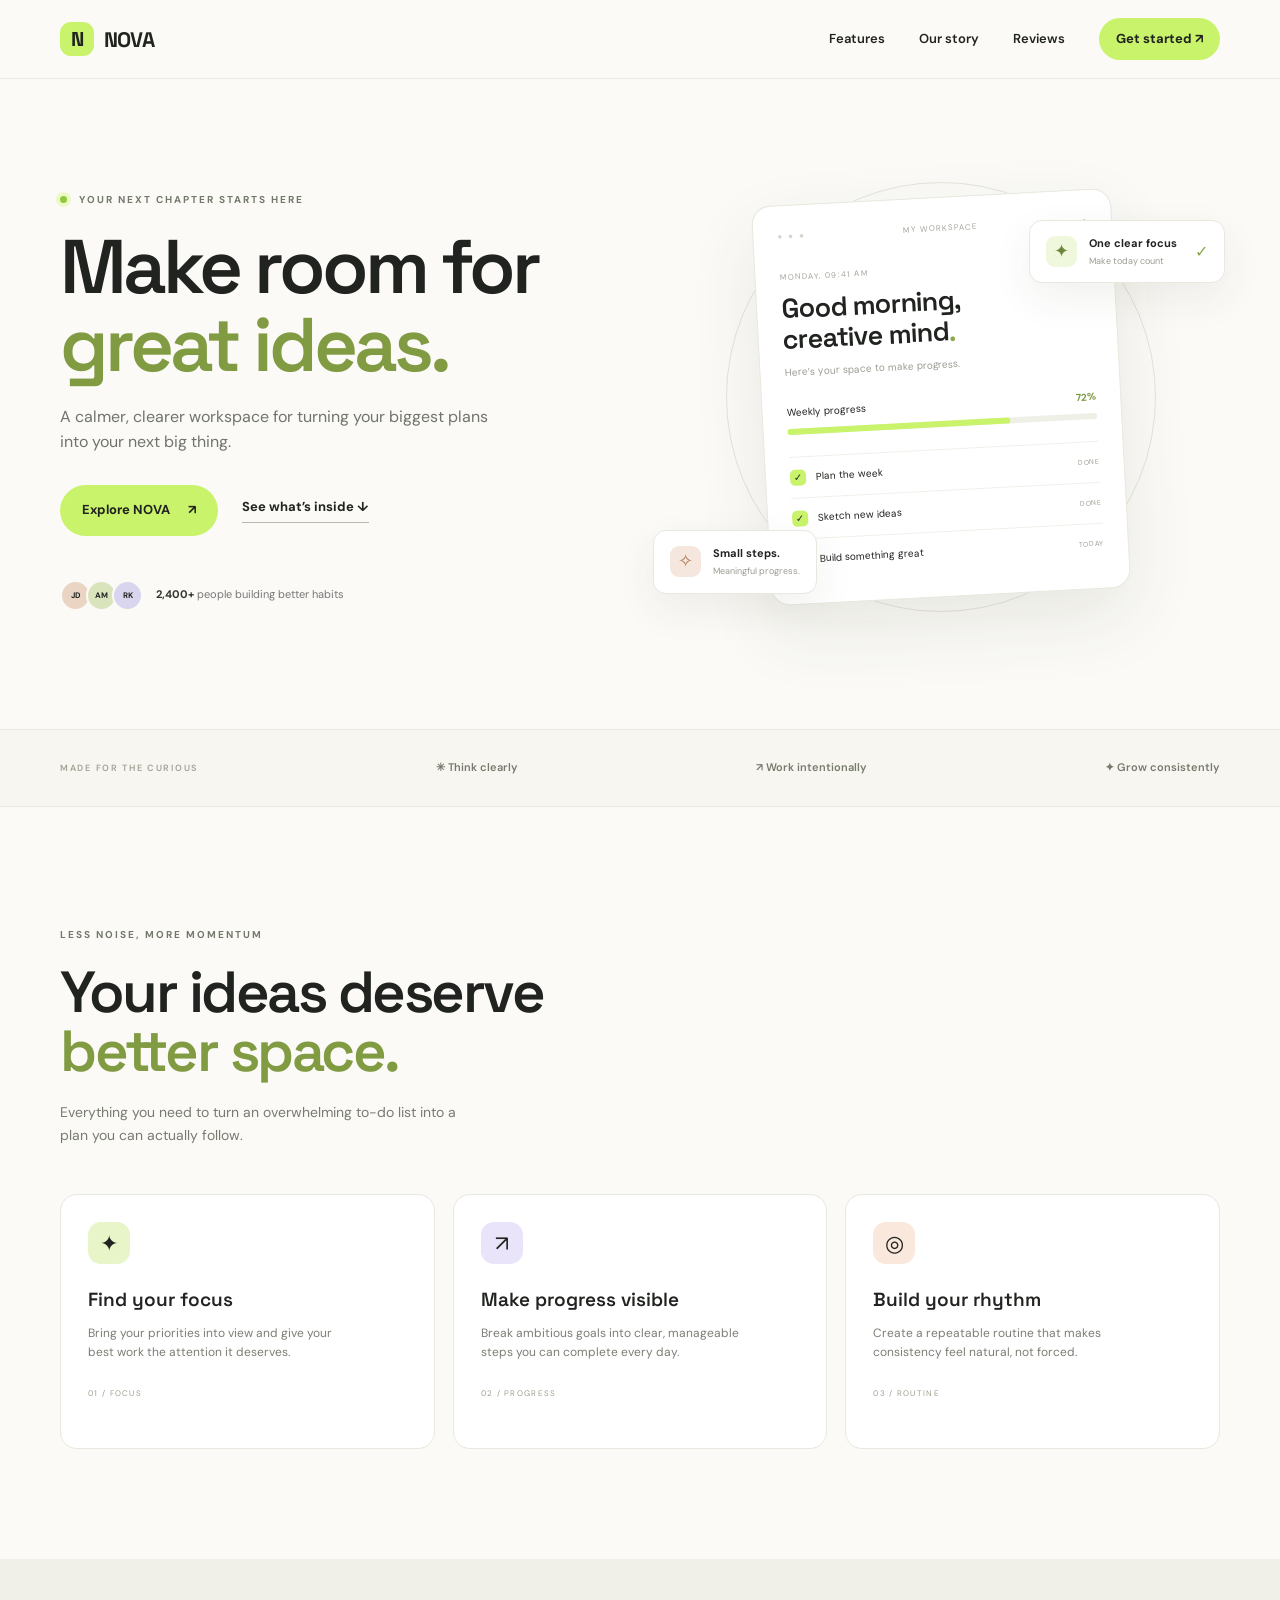
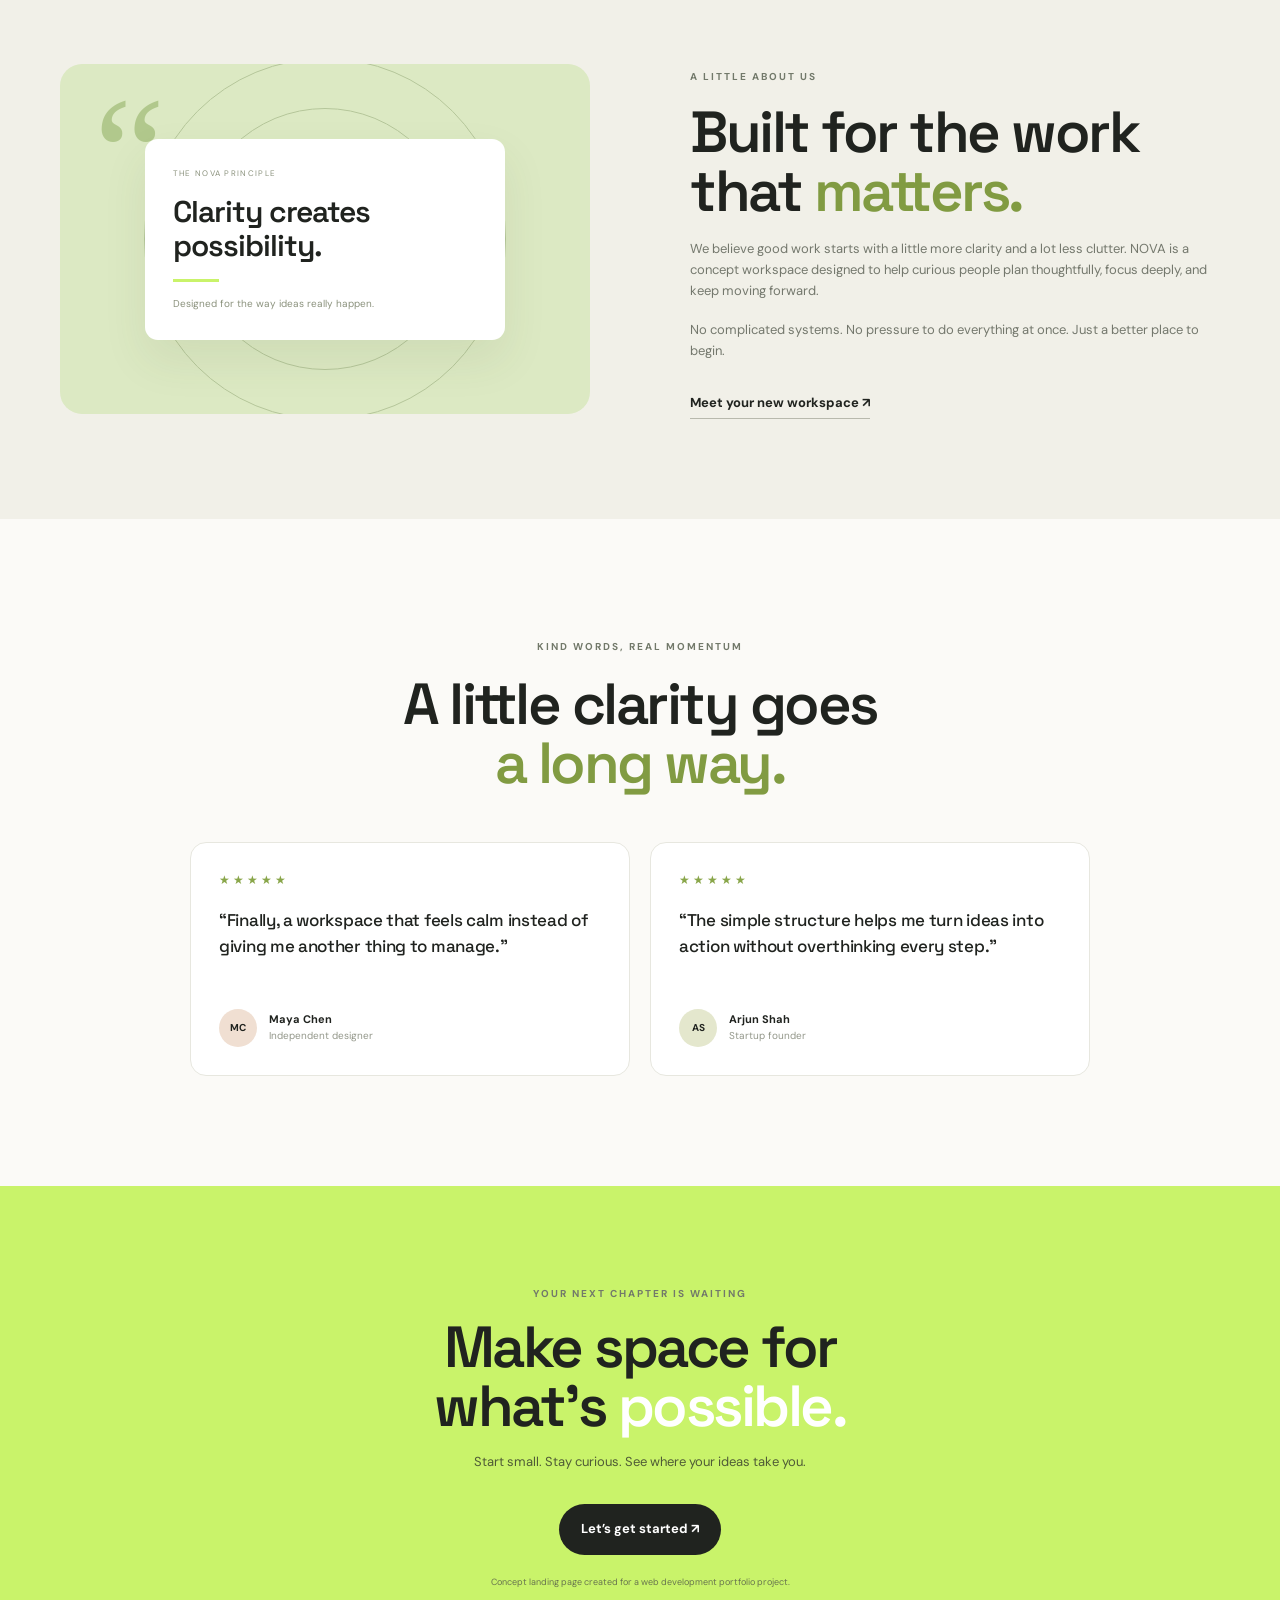
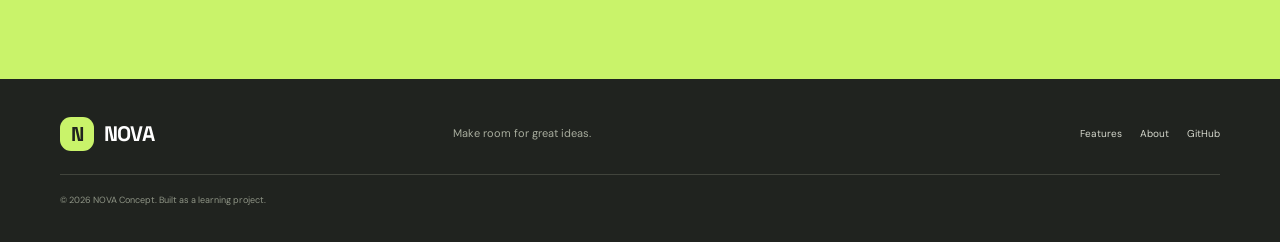
<file: WebDev-L1-LandingPage/index.html>
<!doctype html>
<html lang="en">
<head>
  <meta charset="utf-8">
  <meta name="viewport" content="width=device-width, initial-scale=1">
  <meta name="description" content="NOVA — a focused workspace for your best ideas.">
  <title>NOVA — Make Room for Great Ideas</title>
  <link rel="preconnect" href="https://fonts.googleapis.com">
  <link rel="preconnect" href="https://fonts.gstatic.com" crossorigin>
  <link href="https://fonts.googleapis.com/css2?family=DM+Sans:wght@400;500;600;700&family=Space+Grotesk:wght@500;600;700&display=swap" rel="stylesheet">
  <link rel="stylesheet" href="style.css">
</head>
<body>
  <header class="site-header">
    <nav class="nav container" aria-label="Main navigation">
      <a class="brand" href="#home" aria-label="NOVA home"><span class="brand-mark">N</span> NOVA</a>
      <button class="menu-toggle" aria-label="Toggle navigation" aria-expanded="false">☰</button>
      <div class="nav-links">
        <a href="#features">Features</a>
        <a href="#story">Our story</a>
        <a href="#reviews">Reviews</a>
        <a class="button button-small" href="#get-started">Get started ↗</a>
      </div>
    </nav>
  </header>

  <main>
    <section class="hero container" id="home">
      <div class="hero-copy">
        <p class="eyebrow"><span class="pulse"></span> YOUR NEXT CHAPTER STARTS HERE</p>
        <h1>Make room for<br><span>great ideas.</span></h1>
        <p class="hero-text">A calmer, clearer workspace for turning your biggest plans into your next big thing.</p>
        <div class="hero-actions">
          <a class="button" href="#get-started">Explore NOVA <span aria-hidden="true">↗</span></a>
          <a class="text-link" href="#features">See what’s inside ↓</a>
        </div>
        <div class="social-proof"><div class="avatars"><span>JD</span><span>AM</span><span>RK</span></div><p><strong>2,400+</strong> people building better habits</p></div>
      </div>
      <div class="hero-art" aria-label="Decorative preview of the NOVA workspace">
        <div class="orbit orbit-one"></div><div class="orbit orbit-two"></div>
        <div class="floating-card card-top"><span class="tiny-icon">✦</span><div><strong>One clear focus</strong><small>Make today count</small></div><span class="check">✓</span></div>
        <div class="app-card">
          <div class="app-card-top"><span class="window-dots">● ● ●</span><span>MY WORKSPACE</span><span>•••</span></div>
          <p class="app-date">MONDAY, 09:41 AM</p>
          <h3>Good morning,<br>creative mind<span>.</span></h3>
          <p class="muted">Here’s your space to make progress.</p>
          <div class="progress-label"><span>Weekly progress</span><strong>72%</strong></div>
          <div class="progress"><span></span></div>
          <div class="task-row"><span class="task-check">✓</span><span>Plan the week</span><small>DONE</small></div>
          <div class="task-row"><span class="task-check">✓</span><span>Sketch new ideas</span><small>DONE</small></div>
          <div class="task-row"><span class="task-empty"></span><span>Build something great</span><small>TODAY</small></div>
        </div>
        <div class="floating-card card-bottom"><span class="sparkle">✧</span><div><strong>Small steps.</strong><small>Meaningful progress.</small></div></div>
      </div>
    </section>

    <section class="trust-strip"><div class="container trust-inner"><span>MADE FOR THE CURIOUS</span><span>✳ Think clearly</span><span>↗ Work intentionally</span><span>✦ Grow consistently</span></div></section>

    <section class="section container" id="features">
      <div class="section-heading"><p class="eyebrow">LESS NOISE, MORE MOMENTUM</p><h2>Your ideas deserve<br><span>better space.</span></h2><p>Everything you need to turn an overwhelming to-do list into a plan you can actually follow.</p></div>
      <div class="feature-grid">
        <article class="feature-card"><div class="feature-icon icon-lime">✦</div><h3>Find your focus</h3><p>Bring your priorities into view and give your best work the attention it deserves.</p><span class="card-number">01 / FOCUS</span></article>
        <article class="feature-card"><div class="feature-icon icon-lilac">↗</div><h3>Make progress visible</h3><p>Break ambitious goals into clear, manageable steps you can complete every day.</p><span class="card-number">02 / PROGRESS</span></article>
        <article class="feature-card"><div class="feature-icon icon-peach">◎</div><h3>Build your rhythm</h3><p>Create a repeatable routine that makes consistency feel natural, not forced.</p><span class="card-number">03 / ROUTINE</span></article>
      </div>
    </section>

    <section class="story-section" id="story"><div class="container story-grid"><div class="story-visual"><div class="big-quote">“</div><div class="story-note"><span>THE NOVA PRINCIPLE</span><strong>Clarity creates<br>possibility.</strong><div class="note-line"></div><small>Designed for the way ideas really happen.</small></div></div><div class="story-copy"><p class="eyebrow">A LITTLE ABOUT US</p><h2>Built for the work<br>that <span>matters.</span></h2><p>We believe good work starts with a little more clarity and a lot less clutter. NOVA is a concept workspace designed to help curious people plan thoughtfully, focus deeply, and keep moving forward.</p><p>No complicated systems. No pressure to do everything at once. Just a better place to begin.</p><a class="text-link" href="#get-started">Meet your new workspace ↗</a></div></div></section>

    <section class="section container" id="reviews"><div class="section-heading centered"><p class="eyebrow">KIND WORDS, REAL MOMENTUM</p><h2>A little clarity goes<br><span>a long way.</span></h2></div><div class="review-grid"><blockquote><div class="stars">★★★★★</div><p>“Finally, a workspace that feels calm instead of giving me another thing to manage.”</p><footer><span class="review-avatar">MC</span><span><strong>Maya Chen</strong><small>Independent designer</small></span></footer></blockquote><blockquote><div class="stars">★★★★★</div><p>“The simple structure helps me turn ideas into action without overthinking every step.”</p><footer><span class="review-avatar avatar-two">AS</span><span><strong>Arjun Shah</strong><small>Startup founder</small></span></footer></blockquote></div></section>

    <section class="cta-section" id="get-started"><div class="container cta-inner"><p class="eyebrow">YOUR NEXT CHAPTER IS WAITING</p><h2>Make space for<br>what’s <span>possible.</span></h2><p>Start small. Stay curious. See where your ideas take you.</p><a class="button button-dark" href="mailto:hello@example.com?subject=Tell%20me%20about%20NOVA">Let’s get started ↗</a><small>Concept landing page created for a web development portfolio project.</small></div></section>
  </main>
  <footer class="footer"><div class="container footer-inner"><a class="brand" href="#home"><span class="brand-mark">N</span> NOVA</a><p>Make room for great ideas.</p><div><a href="#features">Features</a><a href="#story">About</a><a href="https://github.com/">GitHub</a></div><small>© 2026 NOVA Concept. Built as a learning project.</small></div></footer>
  <script>
    const toggle = document.querySelector('.menu-toggle');
    const links = document.querySelector('.nav-links');
    toggle.addEventListener('click', () => {
      const open = links.classList.toggle('is-open');
      toggle.setAttribute('aria-expanded', String(open));
    });
    links.querySelectorAll('a').forEach(link => link.addEventListener('click', () => {
      links.classList.remove('is-open');
      toggle.setAttribute('aria-expanded', 'false');
    }));
  </script>
</body>
</html>
</file>
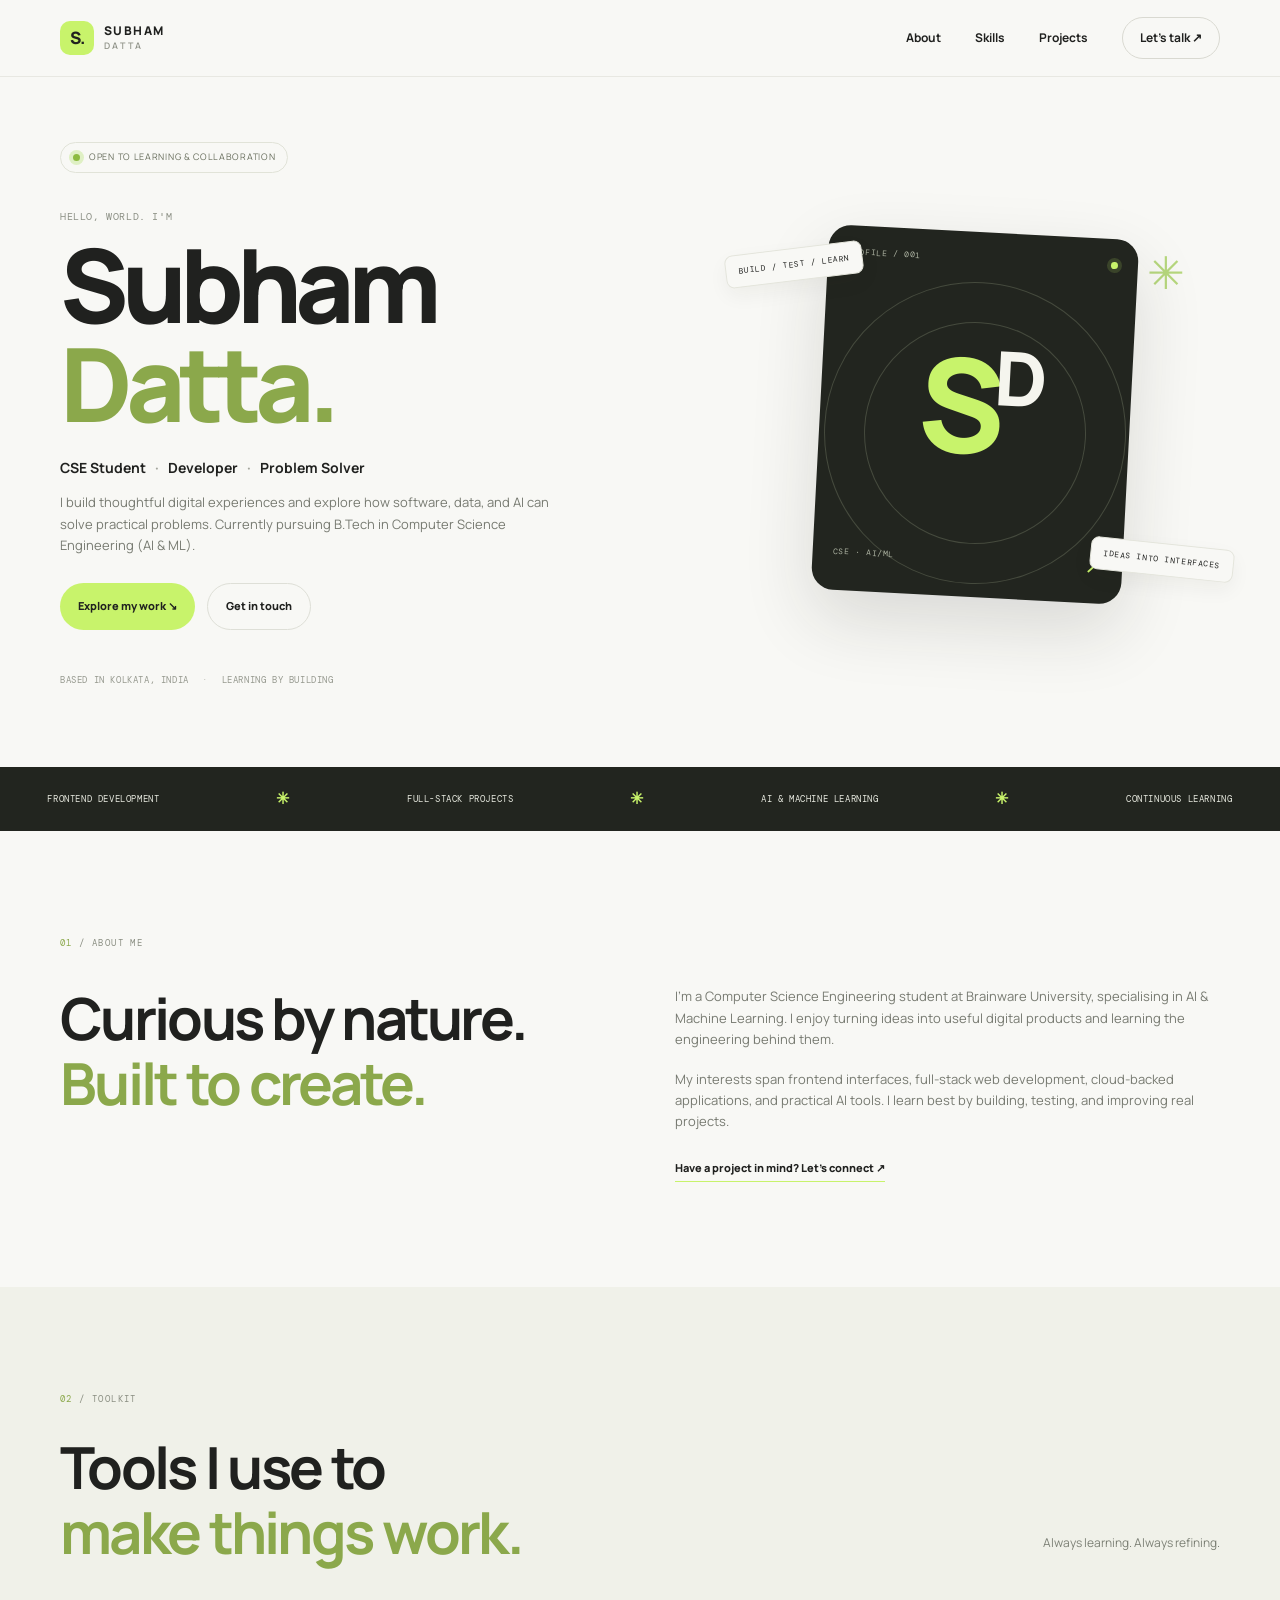
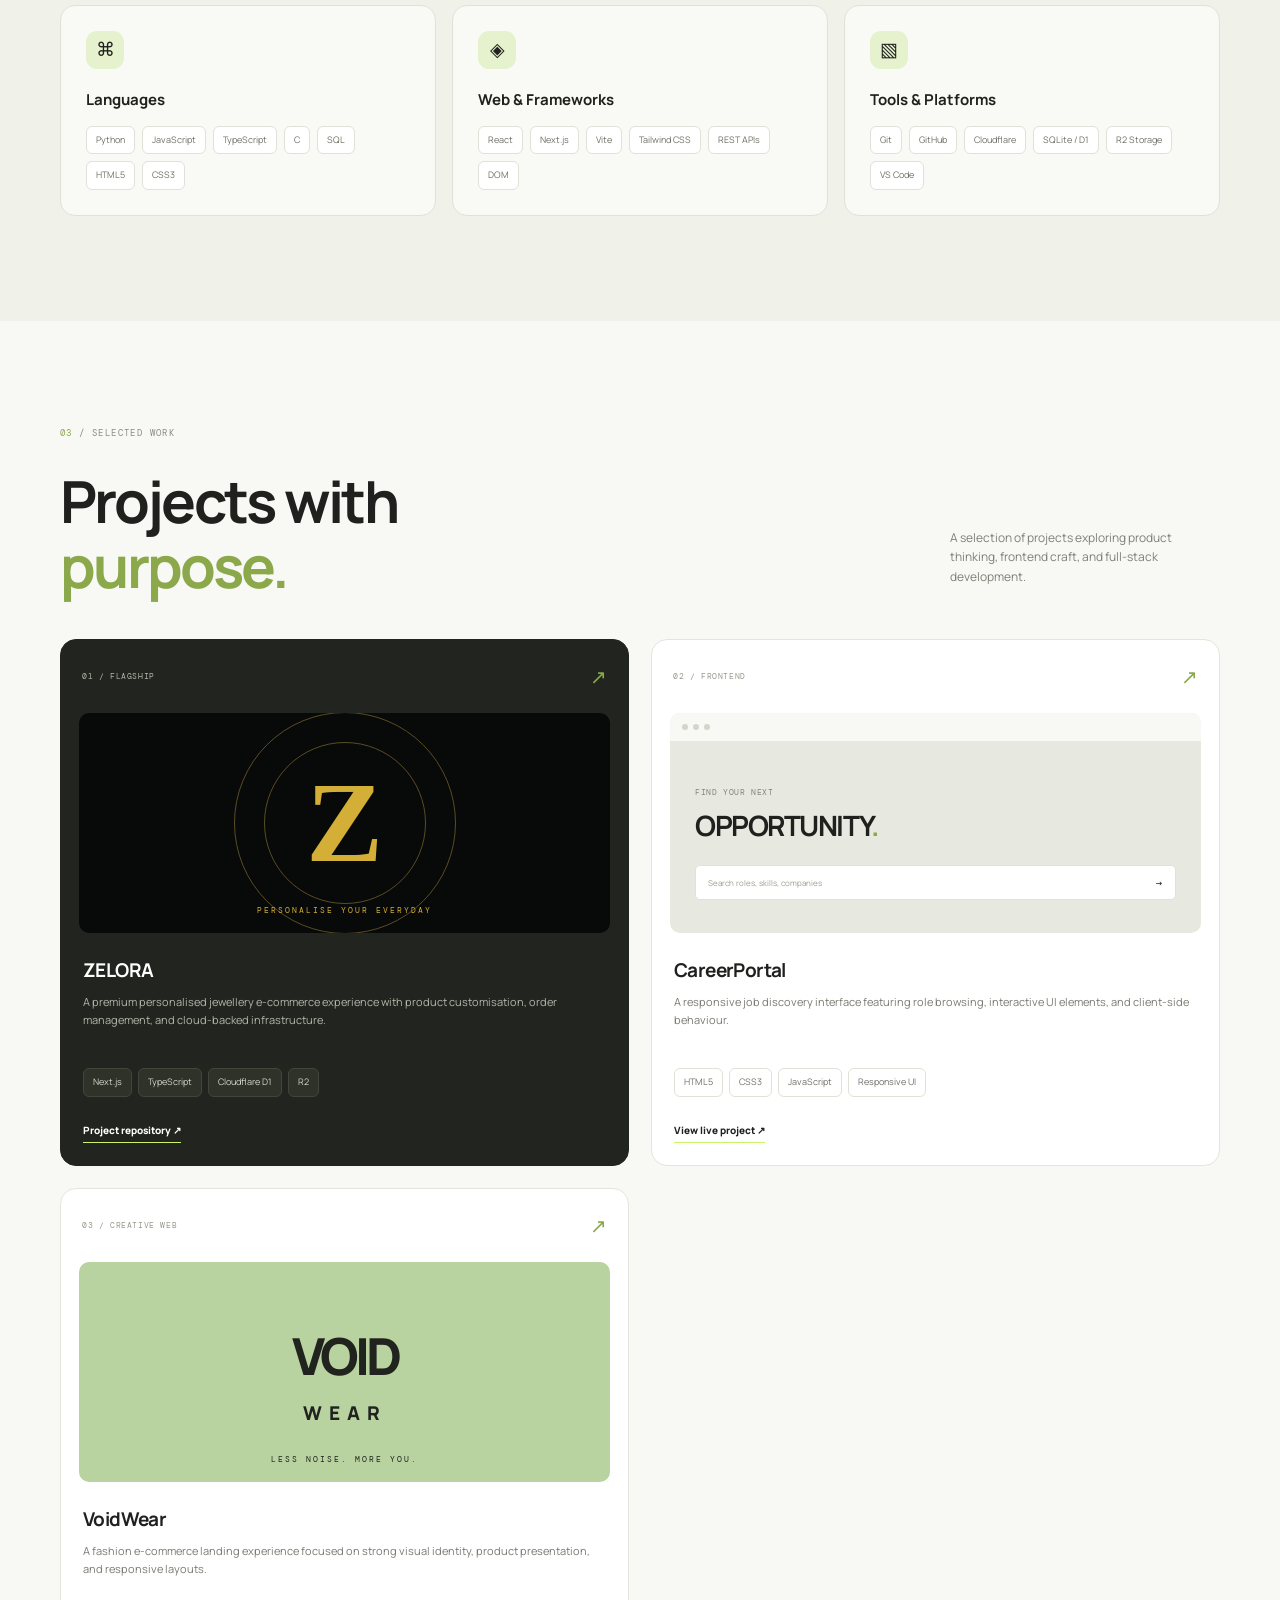
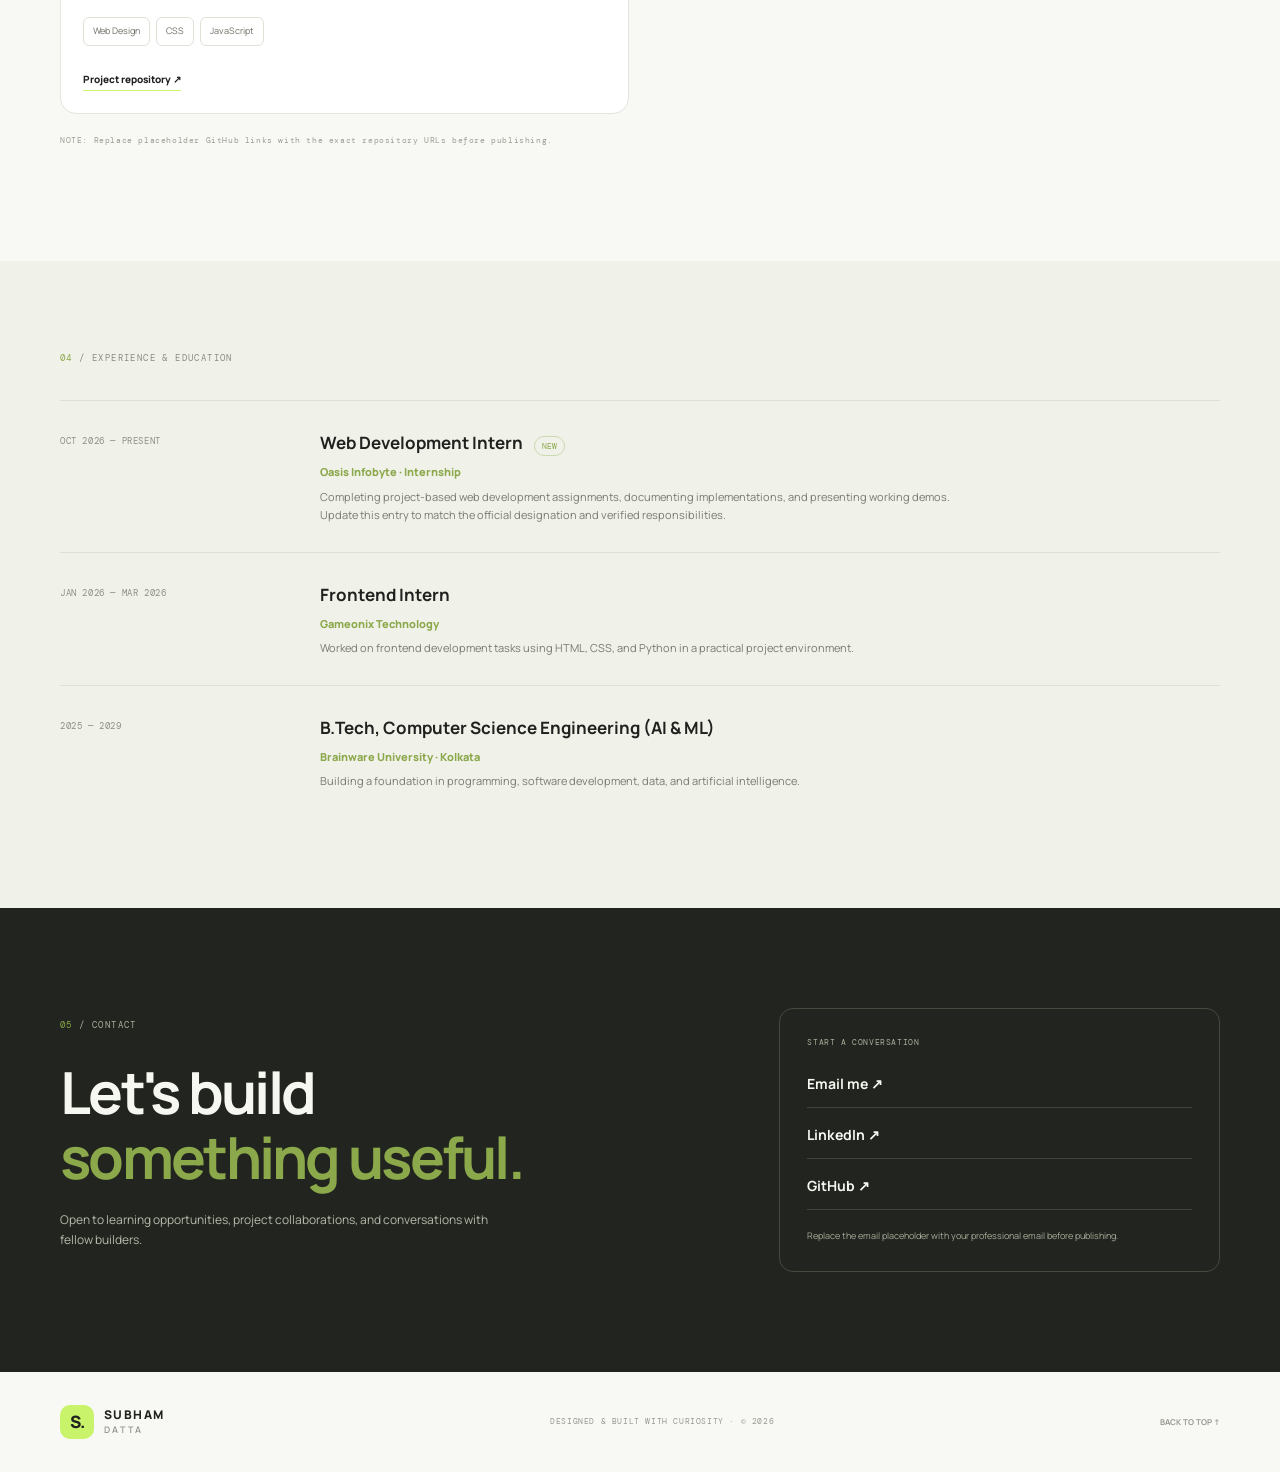
<file: WebDev-L1-PersonalPortfolio/index.html>
<!doctype html>
<html lang="en">
<head>
  <meta charset="utf-8">
  <meta name="viewport" content="width=device-width, initial-scale=1">
  <meta name="description" content="Subham Datta — Computer Science student and developer portfolio.">
  <title>Subham Datta — Developer Portfolio</title>
  <link rel="preconnect" href="https://fonts.googleapis.com">
  <link rel="preconnect" href="https://fonts.gstatic.com" crossorigin>
  <link href="https://fonts.googleapis.com/css2?family=DM+Mono:wght@400;500&family=Manrope:wght@400;500;600;700;800&display=swap" rel="stylesheet">
  <link rel="stylesheet" href="style.css">
</head>
<body>
  <header class="header">
    <nav class="nav wrap" aria-label="Main navigation">
      <a class="logo" href="#home"><span class="logo-mark">S.</span><span>SUBHAM<span class="logo-muted">DATTA</span></span></a>
      <button class="nav-toggle" aria-expanded="false" aria-label="Toggle navigation">☰</button>
      <div class="nav-menu"><a href="#about">About</a><a href="#skills">Skills</a><a href="#projects">Projects</a><a href="#contact" class="nav-cta">Let's talk ↗</a></div>
    </nav>
  </header>
  <main>
    <section class="hero wrap" id="home">
      <div class="hero-left">
        <div class="availability"><span></span> OPEN TO LEARNING & COLLABORATION</div>
        <p class="mono intro">HELLO, WORLD. I'M</p>
        <h1>Subham<br><span>Datta.</span></h1>
        <p class="role">CSE Student <i>·</i> Developer <i>·</i> Problem Solver</p>
        <p class="summary">I build thoughtful digital experiences and explore how software, data, and AI can solve practical problems. Currently pursuing B.Tech in Computer Science Engineering (AI & ML).</p>
        <div class="hero-buttons"><a class="btn primary" href="#projects">Explore my work ↘</a><a class="btn secondary" href="#contact">Get in touch</a></div>
        <div class="location mono">BASED IN KOLKATA, INDIA <span>·</span> LEARNING BY BUILDING</div>
      </div>
      <div class="hero-right">
        <div class="portrait-card">
          <div class="portrait-top"><span class="mono">PROFILE / 001</span><span class="status-dot"></span></div>
          <div class="monogram">S<span>D</span></div>
          <div class="portrait-bottom"><span class="mono">CSE · AI/ML</span><span class="arrow">↗</span></div>
        </div>
        <div class="orbit-label label-one mono">BUILD / TEST / LEARN</div><div class="orbit-label label-two mono">IDEAS INTO INTERFACES</div>
        <div class="floating-symbol">✳</div>
      </div>
    </section>

    <section class="ticker"><div class="ticker-inner mono"><span>FRONTEND DEVELOPMENT</span><b>✳</b><span>FULL-STACK PROJECTS</span><b>✳</b><span>AI & MACHINE LEARNING</span><b>✳</b><span>CONTINUOUS LEARNING</span></div></section>

    <section class="section wrap" id="about">
      <div class="section-label mono"><span>01</span> / ABOUT ME</div>
      <div class="about-grid"><h2>Curious by nature.<br><span>Built to create.</span></h2><div><p>I'm a Computer Science Engineering student at Brainware University, specialising in AI & Machine Learning. I enjoy turning ideas into useful digital products and learning the engineering behind them.</p><p>My interests span frontend interfaces, full-stack web development, cloud-backed applications, and practical AI tools. I learn best by building, testing, and improving real projects.</p><a class="inline-link" href="#contact">Have a project in mind? Let's connect ↗</a></div></div>
    </section>

    <section class="section skills-section" id="skills"><div class="wrap"><div class="section-label mono"><span>02</span> / TOOLKIT</div><div class="section-title-row"><h2>Tools I use to<br><span>make things work.</span></h2><p>Always learning. Always refining.</p></div>
      <div class="skill-groups">
        <article class="skill-group"><div class="skill-icon">⌘</div><h3>Languages</h3><div class="chips"><span>Python</span><span>JavaScript</span><span>TypeScript</span><span>C</span><span>SQL</span><span>HTML5</span><span>CSS3</span></div></article>
        <article class="skill-group"><div class="skill-icon">◈</div><h3>Web & Frameworks</h3><div class="chips"><span>React</span><span>Next.js</span><span>Vite</span><span>Tailwind CSS</span><span>REST APIs</span><span>DOM</span></div></article>
        <article class="skill-group"><div class="skill-icon">▧</div><h3>Tools & Platforms</h3><div class="chips"><span>Git</span><span>GitHub</span><span>Cloudflare</span><span>SQLite / D1</span><span>R2 Storage</span><span>VS Code</span></div></article>
      </div>
    </div></section>

    <section class="section wrap" id="projects"><div class="section-label mono"><span>03</span> / SELECTED WORK</div><div class="section-title-row"><h2>Projects with<br><span>purpose.</span></h2><p>A selection of projects exploring product thinking, frontend craft, and full-stack development.</p></div>
      <div class="project-grid">
        <article class="project-card project-dark"><div class="project-top"><span class="mono">01 / FLAGSHIP</span><span class="project-arrow">↗</span></div><div class="project-art zelora-art"><span>Z</span><i>PERSONALISE YOUR EVERYDAY</i></div><div class="project-info"><div><h3>ZELORA</h3><p>A premium personalised jewellery e-commerce experience with product customisation, order management, and cloud-backed infrastructure.</p></div><div class="tags"><span>Next.js</span><span>TypeScript</span><span>Cloudflare D1</span><span>R2</span></div><a href="https://github.com/" target="_blank" rel="noreferrer">Project repository ↗</a></div></article>
        <article class="project-card"><div class="project-top"><span class="mono">02 / FRONTEND</span><span class="project-arrow">↗</span></div><div class="project-art career-art"><div class="browser-bar"><i></i><i></i><i></i></div><div class="career-visual"><span class="mono">FIND YOUR NEXT</span><strong>OPPORTUNITY<span>.</span></strong><div class="search-line">Search roles, skills, companies <b>→</b></div></div></div><div class="project-info"><div><h3>CareerPortal</h3><p>A responsive job discovery interface featuring role browsing, interactive UI elements, and client-side behaviour.</p></div><div class="tags"><span>HTML5</span><span>CSS3</span><span>JavaScript</span><span>Responsive UI</span></div><a href="https://careerportal-one.vercel.app/" target="_blank" rel="noreferrer">View live project ↗</a></div></article>
        <article class="project-card"><div class="project-top"><span class="mono">03 / CREATIVE WEB</span><span class="project-arrow">↗</span></div><div class="project-art void-art"><span>VOID<span>WEAR</span></span><small>LESS NOISE. MORE YOU.</small></div><div class="project-info"><div><h3>VoidWear</h3><p>A fashion e-commerce landing experience focused on strong visual identity, product presentation, and responsive layouts.</p></div><div class="tags"><span>Web Design</span><span>CSS</span><span>JavaScript</span></div><a href="https://github.com/" target="_blank" rel="noreferrer">Project repository ↗</a></div></article>
      </div>
      <p class="placeholder-note mono">NOTE: Replace placeholder GitHub links with the exact repository URLs before publishing.</p>
    </section>

    <section class="experience-section"><div class="wrap"><div class="section-label mono"><span>04</span> / EXPERIENCE & EDUCATION</div><div class="timeline">
      <article><div class="timeline-date mono">OCT 2026 — PRESENT</div><div><h3>Web Development Intern <span class="pending">NEW</span></h3><p class="timeline-org">Oasis Infobyte · Internship</p><p>Completing project-based web development assignments, documenting implementations, and presenting working demos. Update this entry to match the official designation and verified responsibilities.</p></div></article>
      <article><div class="timeline-date mono">JAN 2026 — MAR 2026</div><div><h3>Frontend Intern</h3><p class="timeline-org">Gameonix Technology</p><p>Worked on frontend development tasks using HTML, CSS, and Python in a practical project environment.</p></div></article>
      <article><div class="timeline-date mono">2025 — 2029</div><div><h3>B.Tech, Computer Science Engineering (AI & ML)</h3><p class="timeline-org">Brainware University · Kolkata</p><p>Building a foundation in programming, software development, data, and artificial intelligence.</p></div></article>
    </div></div></section>

    <section class="contact-section" id="contact"><div class="wrap contact-grid"><div><div class="section-label mono"><span>05</span> / CONTACT</div><h2>Let's build<br><span>something useful.</span></h2><p>Open to learning opportunities, project collaborations, and conversations with fellow builders.</p></div><div class="contact-card"><span class="mono">START A CONVERSATION</span><a href="mailto:subham@example.com">Email me ↗</a><a href="https://www.linkedin.com/" target="_blank" rel="noreferrer">LinkedIn ↗</a><a href="https://github.com/theguywithguiter" target="_blank" rel="noreferrer">GitHub ↗</a><small>Replace the email placeholder with your professional email before publishing.</small></div></div></section>
  </main>
  <footer class="footer wrap"><a class="logo" href="#home"><span class="logo-mark">S.</span><span>SUBHAM<span class="logo-muted">DATTA</span></span></a><p class="mono">DESIGNED & BUILT WITH CURIOSITY · © 2026</p><a href="#home" class="back-top">BACK TO TOP ↑</a></footer>
  <script>
    const toggle = document.querySelector('.nav-toggle');
    const menu = document.querySelector('.nav-menu');
    toggle.addEventListener('click', () => {
      const open = menu.classList.toggle('open');
      toggle.setAttribute('aria-expanded', String(open));
    });
    menu.querySelectorAll('a').forEach(a => a.addEventListener('click', () => {
      menu.classList.remove('open');
      toggle.setAttribute('aria-expanded', 'false');
    }));
    document.querySelectorAll('a[href^="#"]').forEach(a => a.addEventListener('click', e => {
      const target = document.querySelector(a.getAttribute('href'));
      if (target) { e.preventDefault(); target.scrollIntoView({behavior:'smooth'}); }
    }));
  </script>
</body>
</html>
</file>
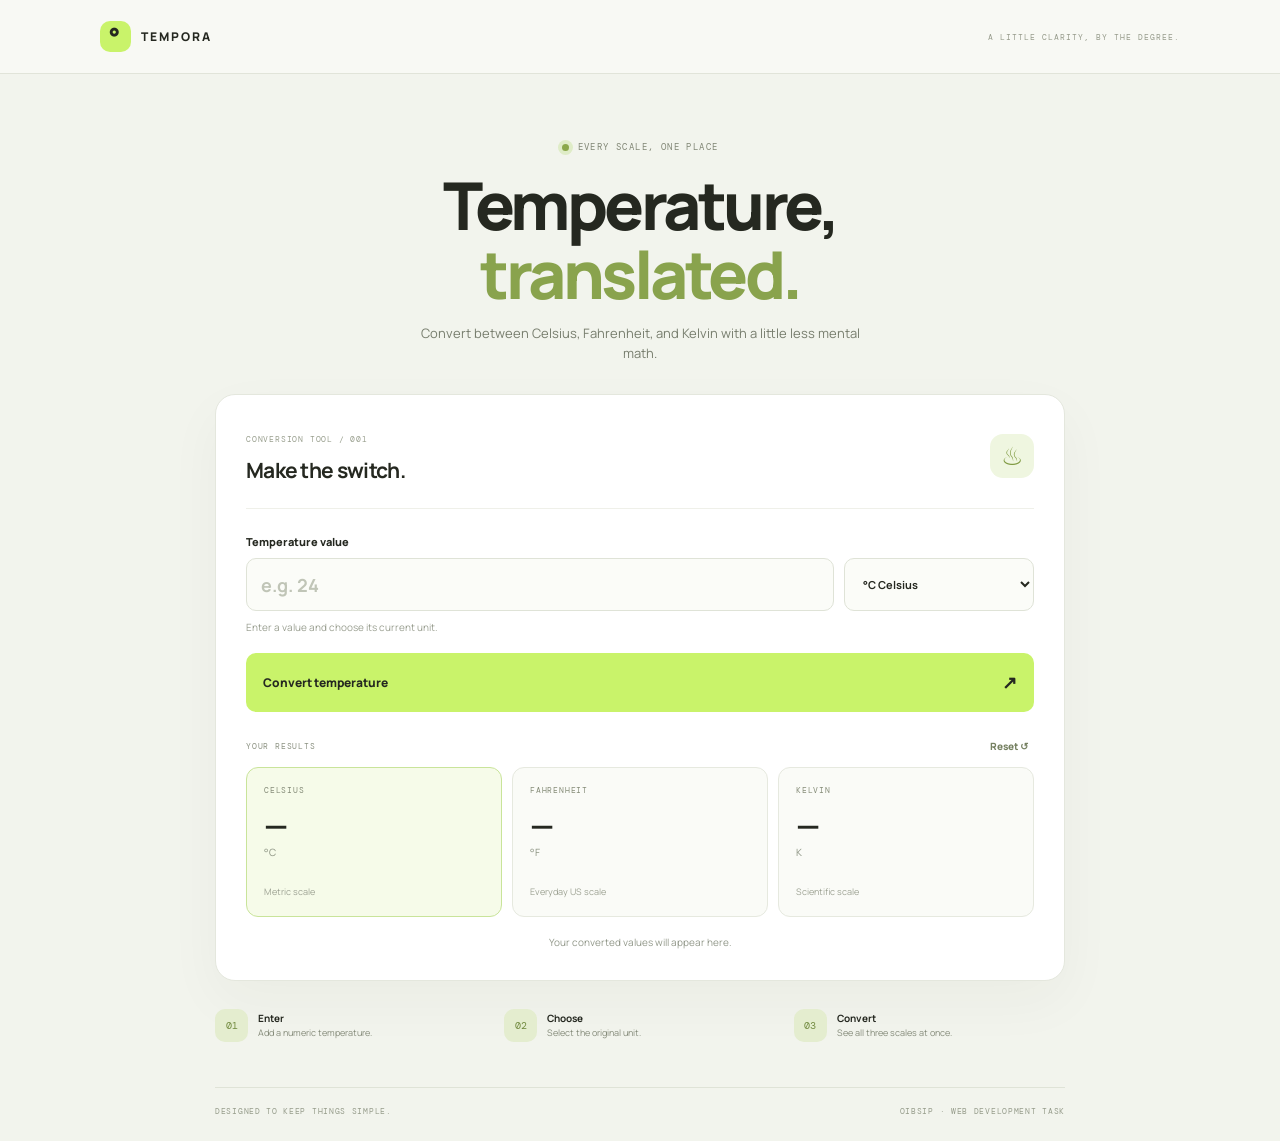
<file: WebDev-L1-TemperatureConverter/index.html>
<!doctype html>
<html lang="en">
<head>
  <meta charset="utf-8">
  <meta name="viewport" content="width=device-width, initial-scale=1">
  <meta name="description" content="Tempora temperature converter — Celsius, Fahrenheit and Kelvin.">
  <title>Tempora — Temperature Converter</title>
  <link rel="preconnect" href="https://fonts.googleapis.com">
  <link rel="preconnect" href="https://fonts.gstatic.com" crossorigin>
  <link href="https://fonts.googleapis.com/css2?family=DM+Mono:wght@400;500&family=Manrope:wght@400;500;600;700;800&display=swap" rel="stylesheet">
  <link rel="stylesheet" href="style.css">
</head>
<body>
  <header class="topbar"><a class="brand" href="#"><span class="brand-icon">°</span>TEMPORA</a><span class="top-note">A LITTLE CLARITY, BY THE DEGREE.</span></header>
  <main class="page-shell">
    <section class="intro"><p class="eyebrow"><span></span> EVERY SCALE, ONE PLACE</p><h1>Temperature,<br><em>translated.</em></h1><p>Convert between Celsius, Fahrenheit, and Kelvin with a little less mental math.</p></section>
    <section class="converter-card" aria-labelledby="converter-title">
      <div class="card-head"><div><p class="mono">CONVERSION TOOL / 001</p><h2 id="converter-title">Make the switch.</h2></div><div class="thermo-icon">♨</div></div>
      <form id="converter-form" novalidate>
        <label for="temperature">Temperature value</label>
        <div class="input-row"><input id="temperature" name="temperature" type="number" step="any" placeholder="e.g. 24" inputmode="decimal" autocomplete="off"><select id="from-unit" name="from-unit" aria-label="Input temperature unit"><option value="C">°C Celsius</option><option value="F">°F Fahrenheit</option><option value="K">K Kelvin</option></select></div>
        <p class="input-help">Enter a value and choose its current unit.</p>
        <button class="convert-button" type="submit">Convert temperature <span>↗</span></button>
      </form>
      <p id="error-message" class="error-message" role="alert" aria-live="polite"></p>
      <div class="results" aria-live="polite">
        <div class="results-heading"><span class="mono">YOUR RESULTS</span><button id="reset-button" type="button">Reset ↺</button></div>
        <div class="result-grid">
          <article class="result-tile active" data-unit="C"><span class="unit-name">CELSIUS</span><strong id="result-C">—</strong><small>°C</small><span class="result-desc">Metric scale</span></article>
          <article class="result-tile" data-unit="F"><span class="unit-name">FAHRENHEIT</span><strong id="result-F">—</strong><small>°F</small><span class="result-desc">Everyday US scale</span></article>
          <article class="result-tile" data-unit="K"><span class="unit-name">KELVIN</span><strong id="result-K">—</strong><small>K</small><span class="result-desc">Scientific scale</span></article>
        </div>
        <p id="result-summary" class="result-summary">Your converted values will appear here.</p>
      </div>
    </section>
    <section class="info-strip"><div><span class="info-symbol">01</span><p><strong>Enter</strong><small>Add a numeric temperature.</small></p></div><div><span class="info-symbol">02</span><p><strong>Choose</strong><small>Select the original unit.</small></p></div><div><span class="info-symbol">03</span><p><strong>Convert</strong><small>See all three scales at once.</small></p></div></section>
    <footer class="page-footer"><span>DESIGNED TO KEEP THINGS SIMPLE.</span><span>OIBSIP · WEB DEVELOPMENT TASK</span></footer>
  </main>
  <script src="script.js"></script>
</body>
</html>
</file>
<file: WebDev-L1-LandingPage/style.css>
*{box-sizing:border-box}html{scroll-behavior:smooth;scroll-padding-top:90px}body{margin:0;font-family:"DM Sans",sans-serif;color:#20231f;background:#fbfaf7;line-height:1.6}a{color:inherit;text-decoration:none}.container{width:min(1160px,calc(100% - 48px));margin-inline:auto}.site-header{position:sticky;top:0;z-index:10;background:rgba(251,250,247,.92);backdrop-filter:blur(16px);border-bottom:1px solid #eae9e2}.nav{height:78px;display:flex;align-items:center;justify-content:space-between}.brand{display:inline-flex;align-items:center;gap:10px;font:700 21px "Space Grotesk",sans-serif;letter-spacing:-.8px}.brand-mark{display:grid;place-items:center;width:34px;height:34px;border-radius:11px;background:#c9f36a;color:#20231f;font-size:20px}.nav-links{display:flex;align-items:center;gap:34px;font-size:13px;font-weight:600}.nav-links>a:not(.button):hover,.footer a:hover{color:#708b27}.button{display:inline-flex;align-items:center;justify-content:center;gap:18px;padding:15px 22px;border-radius:999px;background:#c9f36a;color:#20231f;font-weight:700;font-size:13px;transition:transform .2s,box-shadow .2s}.button:hover{transform:translateY(-2px);box-shadow:0 8px 20px #c9f36a55}.button-small{padding:11px 17px}.menu-toggle{display:none;border:0;background:transparent;font-size:24px}.hero{min-height:650px;display:grid;grid-template-columns:1fr 1fr;align-items:center;gap:45px;padding-top:60px;padding-bottom:75px}.eyebrow{font-size:10px;letter-spacing:2px;font-weight:700;color:#72796a}.pulse{display:inline-block;width:7px;height:7px;border-radius:50%;background:#92c83e;margin-right:8px;box-shadow:0 0 0 4px #c9f36a55}.hero h1,.section h2,.story-copy h2,.cta-inner h2{font:600 clamp(48px,6vw,76px)/1.02 "Space Grotesk",sans-serif;letter-spacing:-4px;margin:20px 0}.hero h1 span,.section h2 span,.story-copy h2 span,.cta-inner h2 span{color:#819b42}.hero-text{max-width:440px;color:#70746b;font-size:16px}.hero-actions{display:flex;align-items:center;gap:24px;margin-top:30px}.text-link{font-size:13px;font-weight:700;border-bottom:1px solid #b8b9ad;padding-bottom:4px}.social-proof{display:flex;align-items:center;gap:13px;margin-top:44px}.avatars{display:flex;padding-left:5px}.avatars span{width:31px;height:31px;margin-left:-5px;border:2px solid #fbfaf7;border-radius:50%;display:grid;place-items:center;background:#ead5c4;font-size:8px;font-weight:700}.avatars span:nth-child(2){background:#d9e4bc}.avatars span:nth-child(3){background:#d9d5ee}.social-proof p{font-size:11px;color:#777;margin:0}.social-proof strong{color:#30352a}.hero-art{position:relative;min-height:490px;display:grid;place-items:center}.orbit{position:absolute;border:1px solid #e3e5d9;border-radius:50%;width:430px;height:430px}.orbit-two{width:350px;height:350px;border-style:dashed}.app-card{position:relative;width:min(360px,88%);padding:24px;border:1px solid #e8e8df;border-radius:19px;background:#fff;box-shadow:0 28px 70px #353d2018;transform:rotate(-3deg);z-index:2}.app-card-top{display:flex;justify-content:space-between;align-items:center;color:#a3a69b;font-size:8px;letter-spacing:1px}.window-dots{color:#d3d5cb;letter-spacing:2px}.app-date{font-size:8px;letter-spacing:1.2px;color:#a2a59b;margin-top:28px}.app-card h3{font:600 27px/1.15 "Space Grotesk",sans-serif;letter-spacing:-1px;margin:9px 0}.app-card h3 span{color:#8baa4b}.muted{font-size:10px;color:#9a9d92}.progress-label{display:flex;justify-content:space-between;font-size:10px;margin-top:24px}.progress-label strong{color:#7c9940}.progress{height:6px;border-radius:10px;background:#eef0e7;margin:8px 0 22px}.progress span{display:block;width:72%;height:100%;background:#c9f36a;border-radius:10px}.task-row{display:flex;align-items:center;gap:10px;padding:12px 0;border-top:1px solid #f0f0ea;font-size:10px}.task-row small{margin-left:auto;font-size:7px;color:#9da094;letter-spacing:.7px}.task-check,.task-empty{width:16px;height:16px;border-radius:5px;display:grid;place-items:center;font-size:10px}.task-check{background:#c9f36a}.task-empty{border:1px solid #d9dccf}.floating-card{position:absolute;z-index:3;display:flex;align-items:center;gap:12px;padding:14px 16px;background:#fff;border:1px solid #e8e8df;border-radius:13px;box-shadow:0 15px 40px #353d2012}.floating-card strong,.floating-card small{display:block}.floating-card strong{font-size:11px}.floating-card small{font-size:9px;color:#999d91;margin-top:2px}.card-top{top:68px;right:-5px}.card-bottom{bottom:48px;left:-10px}.tiny-icon,.sparkle{width:31px;height:31px;border-radius:9px;background:#eff7dc;display:grid;place-items:center;font-size:18px;color:#6d853b}.check{color:#85a74c;margin-left:6px}.sparkle{background:#f5e7dd;color:#b07855}.trust-strip{border-block:1px solid #e9e8df;background:#f7f6f0}.trust-inner{min-height:76px;display:flex;align-items:center;justify-content:space-between;gap:20px;color:#767b6e;font-size:11px;font-weight:600}.trust-inner span:first-child{font-size:9px;letter-spacing:1.7px;color:#a0a396}.section{padding-top:110px;padding-bottom:110px}.section-heading{max-width:570px;margin-bottom:48px}.section h2,.story-copy h2,.cta-inner h2{font-size:clamp(40px,4.8vw,58px);letter-spacing:-2.5px}.section-heading>p:last-child{max-width:420px;color:#777b70;font-size:14px}.feature-grid{display:grid;grid-template-columns:repeat(3,1fr);gap:18px}.feature-card{min-height:255px;padding:27px;border:1px solid #e8e8df;border-radius:17px;background:#fff;transition:transform .2s,box-shadow .2s}.feature-card:hover{transform:translateY(-5px);box-shadow:0 18px 35px #303a1510}.feature-icon{width:42px;height:42px;border-radius:13px;display:grid;place-items:center;font-size:22px}.icon-lime{background:#e7f5c8}.icon-lilac{background:#e9e4fa}.icon-peach{background:#fae8dc}.feature-card h3{font:600 19px "Space Grotesk",sans-serif;margin:23px 0 8px}.feature-card p{font-size:12px;color:#7b7e74;max-width:270px}.card-number{display:block;margin-top:25px;font-size:8px;letter-spacing:1.3px;color:#9ba08e}.story-section{background:#f1f0e8;padding:100px 0}.story-grid{display:grid;grid-template-columns:1fr 1fr;gap:100px;align-items:center}.story-visual{min-height:350px;background:#dce9c3;border-radius:22px;position:relative;overflow:hidden;display:grid;place-items:center}.story-visual:before,.story-visual:after{content:"";position:absolute;width:260px;height:260px;border:1px solid #b5c69a;border-radius:50%}.story-visual:after{width:360px;height:360px}.big-quote{position:absolute;top:10px;left:34px;font:160px Georgia;color:#b1c88c;line-height:1}.story-note{position:relative;z-index:1;width:68%;background:#fff;padding:28px;border-radius:13px;box-shadow:0 20px 45px #46532a16}.story-note span,.story-note small{display:block;color:#8b927d;font-size:8px;letter-spacing:1.3px}.story-note strong{display:block;font:600 30px/1.15 "Space Grotesk",sans-serif;letter-spacing:-1px;margin:15px 0}.note-line{height:3px;width:46px;background:#c9f36a;margin-bottom:14px}.story-note small{font-size:10px;letter-spacing:0}.story-copy h2{margin:18px 0}.story-copy>p:not(.eyebrow){color:#74786d;font-size:13px;margin-bottom:18px}.story-copy .text-link{display:inline-block;margin-top:14px}.centered{text-align:center;margin-inline:auto}.centered>p:last-child{margin-inline:auto}.review-grid{display:grid;grid-template-columns:1fr 1fr;gap:20px;max-width:900px;margin:auto}.review-grid blockquote{margin:0;padding:28px;border:1px solid #e7e7df;border-radius:16px;background:#fff}.stars{color:#89a64a;letter-spacing:3px;font-size:12px}.review-grid blockquote>p{font:500 17px/1.55 "Space Grotesk",sans-serif;letter-spacing:-.3px;min-height:80px}.review-grid footer{display:flex;align-items:center;gap:12px;margin-top:22px}.review-avatar{width:38px;height:38px;display:grid;place-items:center;border-radius:50%;background:#f0dfd2;font-size:10px;font-weight:700}.avatar-two{background:#e4e7cd}.review-grid footer strong,.review-grid footer small{display:block}.review-grid footer strong{font-size:11px}.review-grid footer small{font-size:10px;color:#93978a}.cta-section{background:#c9f36a;padding:90px 0;text-align:center}.cta-inner h2{margin:16px 0}.cta-inner h2 span{color:#fff}.cta-inner>p:not(.eyebrow){font-size:13px;color:#4f5b36}.button-dark{background:#20231f;color:#fff;margin-top:18px}.cta-inner>small{display:block;font-size:9px;color:#68744e;margin-top:20px}.footer{background:#20231f;color:#fff;padding:35px 0}.footer-inner{display:grid;grid-template-columns:1fr 1fr 1fr;align-items:center;gap:20px}.footer .brand-mark{background:#c9f36a}.footer-inner>p{font-size:11px;color:#a7ac9d}.footer-inner>div{display:flex;justify-content:flex-end;gap:18px;font-size:10px;color:#d4d7cc}.footer-inner>small{grid-column:1/-1;border-top:1px solid #41443c;padding-top:18px;font-size:9px;color:#8f9586}
@media(max-width:800px){.hero{grid-template-columns:1fr;padding-top:65px;gap:20px}.hero-art{min-height:450px}.hero-copy{text-align:center}.hero-text{margin-inline:auto}.hero-actions,.social-proof{justify-content:center}.trust-inner{flex-wrap:wrap;justify-content:center;padding:20px 0}.trust-inner span:first-child{width:100%;text-align:center}.story-grid{gap:40px}.story-visual{min-height:310px}.footer-inner{grid-template-columns:1fr 1fr}.footer-inner>p{display:none}.footer-inner>div{grid-column:2;grid-row:1}.footer-inner>small{grid-column:1/-1}}
@media(max-width:560px){.container{width:min(100% - 32px,1160px)}.nav{height:68px}.menu-toggle{display:block}.nav-links{display:none;position:absolute;top:68px;left:0;right:0;padding:20px 24px 25px;background:#fbfaf7;border-bottom:1px solid #eae9e2;flex-direction:column;gap:20px}.nav-links.is-open{display:flex}.hero{padding-top:48px;padding-bottom:45px}.hero h1{font-size:51px;letter-spacing:-3px}.hero-actions{flex-direction:column;gap:16px}.hero-art{min-height:390px}.orbit{width:310px;height:310px}.orbit-two{width:260px;height:260px}.app-card{padding:18px;width:88%}.card-top{right:-2px;top:22px}.card-bottom{left:-3px;bottom:14px}.section{padding-top:75px;padding-bottom:75px}.section h2,.story-copy h2,.cta-inner h2{font-size:42px;letter-spacing:-2px}.feature-grid,.review-grid,.story-grid{grid-template-columns:1fr}.feature-card{min-height:220px}.story-section{padding:65px 0}.story-grid{gap:35px}.story-visual{min-height:300px}.story-note{width:76%;padding:22px}.review-grid blockquote>p{min-height:0}.cta-section{padding:70px 0}.footer-inner{grid-template-columns:1fr}.footer-inner>div{grid-column:1;grid-row:auto;justify-content:flex-start}.footer-inner>small{grid-column:1}.trust-inner{gap:13px}.trust-inner span{font-size:10px}}
</file>
<file: WebDev-L1-PersonalPortfolio/style.css>
*{box-sizing:border-box}html{scroll-behavior:smooth;scroll-padding-top:85px}body{margin:0;background:#f8f8f5;color:#20211f;font-family:Manrope,sans-serif;line-height:1.65}a{color:inherit;text-decoration:none}.wrap{width:min(1160px,calc(100% - 48px));margin-inline:auto}.mono{font-family:"DM Mono",monospace;letter-spacing:.6px}.header{position:sticky;top:0;z-index:10;background:#f8f8f5ed;backdrop-filter:blur(15px);border-bottom:1px solid #e8e8e2}.nav{height:76px;display:flex;align-items:center;justify-content:space-between}.logo{display:flex;align-items:center;gap:10px;font-size:12px;font-weight:800;letter-spacing:1.4px;line-height:1.2}.logo-mark{width:34px;height:34px;border-radius:10px;background:#c8f36b;display:grid;place-items:center;font-size:17px;letter-spacing:-1px}.logo-muted{display:block;font-size:9px;color:#92958b;font-weight:600;letter-spacing:2.3px;margin-top:3px}.nav-menu{display:flex;align-items:center;gap:34px;font-size:12px;font-weight:700}.nav-menu>a:not(.nav-cta):hover{color:#71952c}.nav-cta{padding:10px 17px;border:1px solid #d9d9d1;border-radius:999px}.nav-toggle{display:none;background:transparent;border:0;font-size:24px}.hero{min-height:630px;display:grid;grid-template-columns:1.1fr .9fr;align-items:center;gap:70px;padding-top:65px;padding-bottom:80px}.availability{display:inline-flex;align-items:center;gap:9px;border:1px solid #e1e3d8;border-radius:99px;padding:7px 12px;font-size:9px;letter-spacing:.7px;color:#686e5d}.availability span,.status-dot{width:7px;height:7px;border-radius:50%;background:#8dbb41;box-shadow:0 0 0 4px #dff0c4}.intro{font-size:10px;color:#8c9085;margin:36px 0 10px}.hero h1{font-size:clamp(64px,8vw,104px);line-height:.96;letter-spacing:-7px;margin:0;font-weight:800}.hero h1 span,.about-grid h2 span,.section-title-row h2 span,.contact-grid h2 span{color:#8ba84b}.role{font-size:14px;font-weight:700;margin:24px 0 12px}.role i{font-style:normal;color:#a4a69d;margin:0 6px}.summary{max-width:500px;color:#777a71;font-size:13px}.hero-buttons{display:flex;gap:12px;margin-top:27px}.btn{display:inline-flex;align-items:center;justify-content:center;padding:13px 18px;border-radius:999px;font-size:11px;font-weight:800;transition:transform .2s}.btn:hover{transform:translateY(-2px)}.primary{background:#c8f36b}.secondary{border:1px solid #dedfd7}.location{font-size:9px;color:#96998f;margin-top:43px}.location span{padding:0 8px;color:#b4b6ae}.hero-right{position:relative;min-height:430px;display:grid;place-items:center}.portrait-card{position:relative;z-index:2;width:310px;height:365px;border-radius:22px;background:#22251f;color:#f7f8f1;padding:20px;display:flex;flex-direction:column;justify-content:space-between;box-shadow:0 28px 70px #20251a24;transform:rotate(3deg);overflow:hidden}.portrait-card:before{content:"";position:absolute;width:300px;height:300px;border:1px solid #454a3d;border-radius:50%;left:5px;top:50px}.portrait-card:after{content:"";position:absolute;width:220px;height:220px;border:1px solid #454a3d;border-radius:50%;left:45px;top:90px}.portrait-top,.portrait-bottom{display:flex;align-items:center;justify-content:space-between;position:relative;z-index:2}.portrait-top .mono,.portrait-bottom .mono{font-size:8px;color:#aeb4a3}.status-dot{background:#c8f36b;box-shadow:0 0 0 4px #c8f36b25}.monogram{position:relative;z-index:2;text-align:center;font-size:130px;font-weight:800;letter-spacing:-13px;color:#c8f36b;line-height:1}.monogram span{color:#f5f5ee;font-size:75px;vertical-align:top}.arrow{font-size:22px;color:#c8f36b}.orbit-label{position:absolute;z-index:3;font-size:8px;background:#f8f8f5;border:1px solid #e4e5dc;padding:9px 12px;border-radius:8px;box-shadow:0 8px 20px #1e21140d}.label-one{top:48px;left:-5px;transform:rotate(-7deg)}.label-two{right:-14px;bottom:54px;transform:rotate(6deg)}.floating-symbol{position:absolute;right:35px;top:35px;color:#b6d77d;font-size:45px}.ticker{background:#22251f;color:#e7e9df;overflow:hidden}.ticker-inner{min-height:64px;display:flex;align-items:center;justify-content:space-around;gap:22px;white-space:nowrap;font-size:9px}.ticker-inner b{color:#c8f36b;font-size:16px}.section{padding-top:105px;padding-bottom:105px}.section-label{font-size:9px;color:#8a8e82;letter-spacing:1.4px}.section-label span{color:#8ba84b}.about-grid{display:grid;grid-template-columns:1fr 1fr;gap:70px;margin-top:35px}.about-grid h2,.section-title-row h2,.contact-grid h2{font-size:clamp(37px,5vw,58px);line-height:1.12;letter-spacing:-2.7px;margin:0}.about-grid>div p{font-size:13px;color:#777a71;margin-top:0;margin-bottom:18px}.inline-link{display:inline-block;font-size:11px;font-weight:800;border-bottom:1px solid #c8f36b;padding-bottom:4px;margin-top:8px}.skills-section{background:#f0f1e9}.section-title-row{display:flex;align-items:flex-end;justify-content:space-between;gap:30px;margin:28px 0 40px}.section-title-row>p{max-width:270px;color:#7d8176;font-size:12px}.skill-groups{display:grid;grid-template-columns:repeat(3,1fr);gap:16px}.skill-group{padding:25px;border:1px solid #e0e2d6;border-radius:15px;background:#f9faf6}.skill-icon{width:38px;height:38px;display:grid;place-items:center;background:#e5f2cd;border-radius:11px;font-size:19px}.skill-group h3{font-size:15px;margin:19px 0 13px}.chips{display:flex;flex-wrap:wrap;gap:7px}.chips span,.tags span{padding:6px 9px;border:1px solid #e0e2d8;border-radius:6px;font-size:9px;color:#6c7165;background:#fff}.project-grid{display:grid;grid-template-columns:1fr 1fr;gap:22px}.project-card{border:1px solid #e4e5dd;border-radius:16px;overflow:hidden;background:#fff}.project-dark{background:#22251f;color:#fff;border-color:#22251f}.project-top{display:flex;align-items:center;justify-content:space-between;padding:20px 21px;font-size:8px;color:#969b8d}.project-dark .project-top{color:#b3b8a8}.project-arrow{font-size:20px;color:#8ba84b}.project-art{height:220px;margin:0 18px;display:grid;place-items:center;position:relative;overflow:hidden;border-radius:10px}.zelora-art{background:#080909;color:#d4af37}.zelora-art:before,.zelora-art:after{content:"";position:absolute;border:1px solid #5a4c23;border-radius:50%;width:220px;height:220px}.zelora-art:after{width:160px;height:160px}.zelora-art>span{font:700 115px Georgia;position:relative;z-index:1}.zelora-art i{position:absolute;bottom:18px;font:8px "DM Mono",monospace;letter-spacing:2px;font-style:normal}.career-art{background:#e7e8df;display:block;padding:0}.browser-bar{height:28px;background:#f8f8f4;display:flex;align-items:center;gap:5px;padding-left:12px}.browser-bar i{width:6px;height:6px;background:#d4d6cb;border-radius:50%}.career-visual{padding:35px 25px}.career-visual .mono{font-size:8px;color:#818679}.career-visual strong{display:block;font-size:28px;line-height:1.1;letter-spacing:-1.5px;margin-top:8px}.career-visual strong span{color:#89a84a}.search-line{display:flex;justify-content:space-between;align-items:center;background:#fff;padding:10px 12px;margin-top:24px;font-size:8px;color:#9a9d91;border:1px solid #e0e1d8;border-radius:5px}.search-line b{color:#222}.void-art{background:#b8d3a0;color:#20231e}.void-art>span{font-size:51px;font-weight:800;letter-spacing:-4px}.void-art>span span{display:block;font-size:19px;letter-spacing:7px;text-align:center}.void-art small{position:absolute;bottom:18px;font:8px "DM Mono",monospace;letter-spacing:2px}.project-info{padding:22px}.project-info h3{font-size:19px;letter-spacing:-.6px;margin:0 0 7px}.project-info p{font-size:11px;color:#777b70;min-height:58px;margin:0 0 17px}.project-dark .project-info p{color:#b2b7a9}.tags{display:flex;flex-wrap:wrap;gap:6px;margin-bottom:18px}.project-dark .tags span{background:#2e3229;border-color:#41463a;color:#d4d8c8}.project-info>a{display:inline-block;font-size:10px;font-weight:800;border-bottom:1px solid #c8f36b;padding-bottom:3px}.placeholder-note{font-size:8px;color:#9a9d92;margin-top:20px}.experience-section{background:#f0f1e9;padding:90px 0}.timeline{margin-top:35px}.timeline article{display:grid;grid-template-columns:230px 1fr;gap:30px;padding:28px 0;border-top:1px solid #dcdfd3}.timeline-date{font-size:9px;color:#8c9184;padding-top:5px}.timeline h3{font-size:17px;margin:0}.pending{font:8px "DM Mono",monospace;color:#8ba84b;border:1px solid #cbd9b2;border-radius:99px;padding:4px 7px;margin-left:8px}.timeline-org{font-size:11px;color:#8ba84b;font-weight:800;margin:6px 0}.timeline article div>p:last-child{max-width:650px;color:#777b70;font-size:11px;margin:0}.contact-section{background:#22251f;color:#f6f7f1;padding:100px 0}.contact-grid{display:grid;grid-template-columns:1fr .7fr;gap:90px;align-items:center}.contact-grid .section-label{color:#a9af9c}.contact-grid h2{margin:27px 0 20px}.contact-grid>div>p{max-width:430px;color:#b5bbab;font-size:12px}.contact-card{padding:27px;border:1px solid #45493e;border-radius:14px;display:flex;flex-direction:column;gap:15px}.contact-card>.mono{font-size:8px;color:#a8ae9b;margin-bottom:7px}.contact-card>a{font-size:14px;font-weight:700;padding-bottom:12px;border-bottom:1px solid #41453b}.contact-card>a:hover{color:#c8f36b}.contact-card small{font-size:9px;color:#a6ac9a;margin-top:4px}.footer{min-height:100px;display:flex;align-items:center;justify-content:space-between;gap:20px}.footer>p,.back-top{font-size:8px;color:#969a90}.back-top{font-weight:700}
@media(max-width:800px){.hero{gap:25px}.hero h1{font-size:75px}.portrait-card{width:270px;height:330px}.hero-right{min-height:390px}.about-grid{gap:35px}.section-title-row{align-items:flex-start;flex-direction:column;gap:8px}.skill-groups{grid-template-columns:1fr 1fr}.contact-grid{gap:40px}.timeline article{grid-template-columns:170px 1fr}}
@media(max-width:560px){.wrap{width:calc(100% - 34px)}.nav{height:68px}.nav-toggle{display:block}.nav-menu{display:none;position:absolute;left:0;right:0;top:68px;background:#f8f8f5;padding:20px 24px 25px;flex-direction:column;align-items:stretch;gap:20px;border-bottom:1px solid #e8e8e2}.nav-menu.open{display:flex}.nav-cta{text-align:center}.hero{grid-template-columns:1fr;padding-top:45px;padding-bottom:55px;gap:20px}.hero h1{font-size:76px;letter-spacing:-5px}.hero-right{min-height:390px}.portrait-card{width:270px;height:320px}.label-one{left:0}.label-two{right:0}.ticker-inner{justify-content:flex-start;overflow:hidden;min-height:56px;font-size:8px}.ticker-inner span:nth-of-type(n+3),.ticker-inner b:nth-of-type(n+2){display:none}.section{padding-top:75px;padding-bottom:75px}.about-grid{grid-template-columns:1fr;gap:20px}.about-grid h2,.section-title-row h2,.contact-grid h2{font-size:42px;letter-spacing:-2px}.skill-groups,.project-grid{grid-template-columns:1fr}.skill-group{padding:21px}.project-art{height:205px}.project-info p{min-height:0}.timeline{margin-top:25px}.timeline article{grid-template-columns:1fr;gap:8px;padding:23px 0}.experience-section{padding:70px 0}.contact-section{padding:75px 0}.contact-grid{grid-template-columns:1fr;gap:30px}.footer{padding-top:22px;padding-bottom:22px;flex-wrap:wrap}.footer>p{order:3;width:100%}}
</file>
<file: WebDev-L1-TemperatureConverter/style.css>
*{box-sizing:border-box}body{margin:0;background:#f2f4ed;color:#252820;font-family:Manrope,sans-serif;line-height:1.6}.mono{font-family:"DM Mono",monospace;letter-spacing:.8px}button,input,select{font:inherit}.topbar{height:74px;display:flex;align-items:center;justify-content:space-between;padding:0 max(24px,calc((100% - 1080px)/2));border-bottom:1px solid #e1e4d9;background:#f8f9f4}.brand{display:flex;align-items:center;gap:10px;text-decoration:none;color:#252820;font-size:12px;font-weight:800;letter-spacing:2px}.brand-icon{width:31px;height:31px;border-radius:10px;background:#c9f36a;display:grid;place-items:center;font-size:25px;line-height:1}.top-note{font:8px "DM Mono",monospace;letter-spacing:1px;color:#969b8b}.page-shell{width:min(850px,calc(100% - 36px));margin:0 auto}.intro{text-align:center;padding:58px 0 30px}.eyebrow{display:flex;align-items:center;justify-content:center;gap:9px;font:9px "DM Mono",monospace;letter-spacing:1.4px;color:#808675}.eyebrow span{width:7px;height:7px;border-radius:50%;background:#8ba84b;box-shadow:0 0 0 4px #dfecc7}.intro h1{font-size:clamp(42px,7vw,66px);line-height:1.05;letter-spacing:-3.5px;margin:18px 0 13px;font-weight:800}.intro h1 em{font-style:normal;color:#89a34d}.intro>p:last-child{max-width:440px;margin:0 auto;color:#777d6d;font-size:13px}.converter-card{padding:30px;background:#fff;border:1px solid #e4e7dd;border-radius:20px;box-shadow:0 20px 55px #2730150a}.card-head{display:flex;justify-content:space-between;align-items:center;border-bottom:1px solid #eff0e9;padding-bottom:20px;margin-bottom:24px}.card-head .mono{font-size:8px;color:#999f8e}.card-head h2{font-size:21px;letter-spacing:-.7px;margin:5px 0 0}.thermo-icon{width:44px;height:44px;border-radius:13px;background:#eff6e0;display:grid;place-items:center;font-size:25px;color:#809b43}form label{display:block;font-size:11px;font-weight:800;margin-bottom:8px}.input-row{display:grid;grid-template-columns:1fr 190px;gap:10px}.input-row input,.input-row select{min-width:0;width:100%;height:53px;border:1px solid #dfe3d7;border-radius:10px;background:#fbfcf8;padding:0 14px;color:#252820;outline:none}.input-row input:focus,.input-row select:focus{border-color:#9dbd5c;box-shadow:0 0 0 3px #c9f36a44}.input-row input{font-size:18px;font-weight:700}.input-row input::placeholder{color:#c0c5b7}.input-row select{font-size:11px;font-weight:700}.input-help{font-size:10px;color:#9a9f91;margin:8px 0 18px}.convert-button{display:flex;justify-content:space-between;align-items:center;width:100%;border:0;border-radius:10px;padding:15px 17px;background:#c9f36a;color:#252820;font-size:12px;font-weight:800;cursor:pointer;transition:background .2s,transform .2s}.convert-button:hover{background:#b9e957;transform:translateY(-1px)}.convert-button span{font-size:18px}.error-message{min-height:0;margin:0;color:#b64435;font-size:11px}.error-message:not(:empty){margin-top:14px;padding:10px 12px;background:#fff0ed;border-radius:8px}.results{margin-top:25px}.results-heading{display:flex;align-items:center;justify-content:space-between;margin-bottom:12px}.results-heading .mono{font-size:8px;color:#8b9181}.results-heading button{border:0;background:transparent;color:#778263;font-size:10px;font-weight:800;cursor:pointer}.result-grid{display:grid;grid-template-columns:repeat(3,1fr);gap:10px}.result-tile{position:relative;min-height:150px;padding:17px;border:1px solid #e6e9df;border-radius:12px;background:#fafbf7;display:flex;flex-direction:column;align-items:flex-start}.result-tile.active{border-color:#c9e49a;background:#f6fbe9}.unit-name{font:8px "DM Mono",monospace;letter-spacing:.8px;color:#858c78}.result-tile strong{font-size:clamp(21px,3vw,31px);letter-spacing:-1px;margin-top:12px;line-height:1.2;overflow-wrap:anywhere}.result-tile>small{font-size:10px;color:#8a9180}.result-desc{margin-top:auto;padding-top:13px;font-size:9px;color:#9da293}.result-summary{text-align:center;color:#92988a;font-size:10px;margin:17px 0 0}.info-strip{display:grid;grid-template-columns:repeat(3,1fr);gap:18px;margin:28px 0 45px}.info-strip>div{display:flex;align-items:center;gap:10px}.info-symbol{display:grid;place-items:center;flex-shrink:0;width:33px;height:33px;border-radius:10px;background:#e4edcf;color:#718a3f;font:10px "DM Mono",monospace}.info-strip p{margin:0}.info-strip strong,.info-strip small{display:block}.info-strip strong{font-size:10px}.info-strip small{font-size:9px;color:#858b7a}.page-footer{display:flex;justify-content:space-between;gap:15px;border-top:1px solid #dfe3d7;padding:18px 0 25px;font:8px "DM Mono",monospace;letter-spacing:.7px;color:#969c8b}
@media(max-width:560px){.topbar{height:64px;padding:0 18px}.top-note{font-size:7px;max-width:125px;text-align:right}.page-shell{width:calc(100% - 28px)}.intro{padding-top:43px}.intro h1{font-size:48px;letter-spacing:-2.5px}.converter-card{padding:19px;border-radius:15px}.card-head h2{font-size:19px}.input-row{grid-template-columns:1fr}.input-row select{height:47px}.result-grid{grid-template-columns:1fr}.result-tile{min-height:112px}.result-tile strong{font-size:29px}.result-desc{padding-top:6px}.info-strip{grid-template-columns:1fr;gap:14px;margin:22px 0 35px}.page-footer{flex-direction:column;gap:7px}}
</file>
